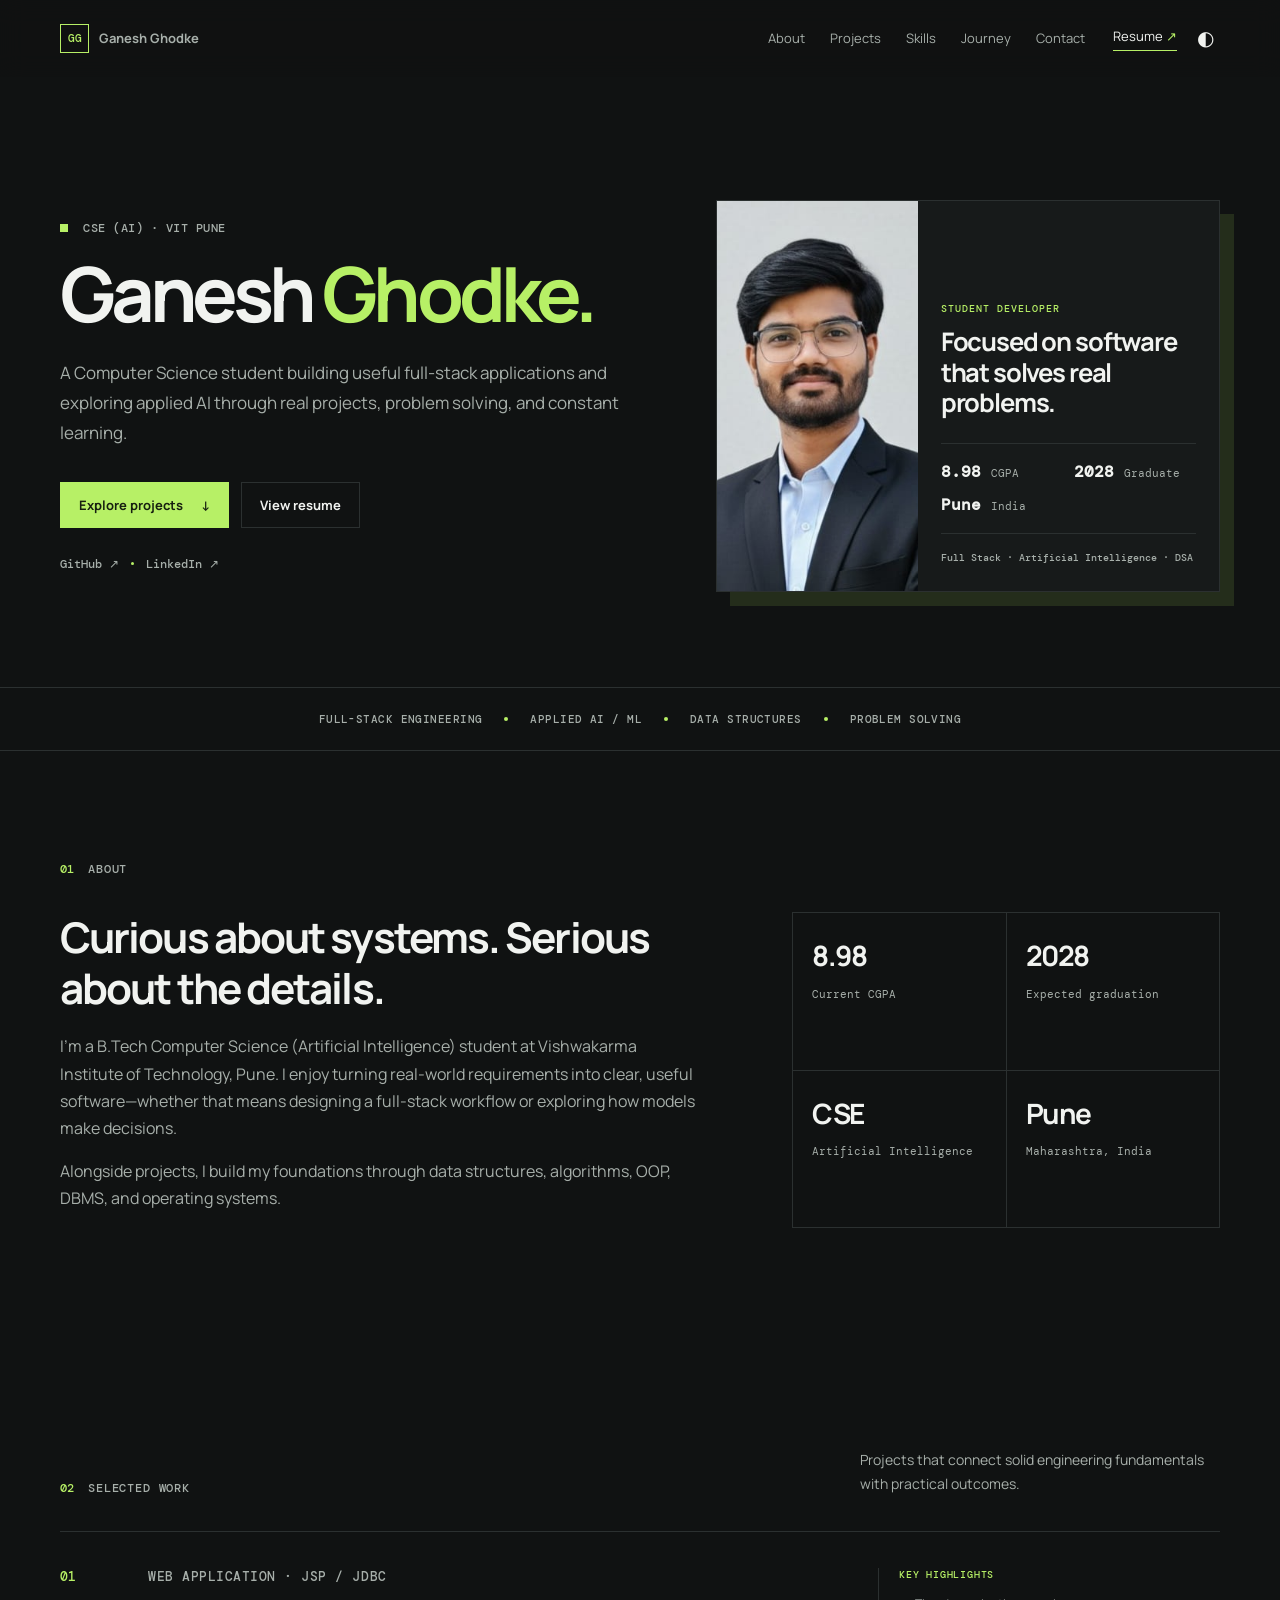
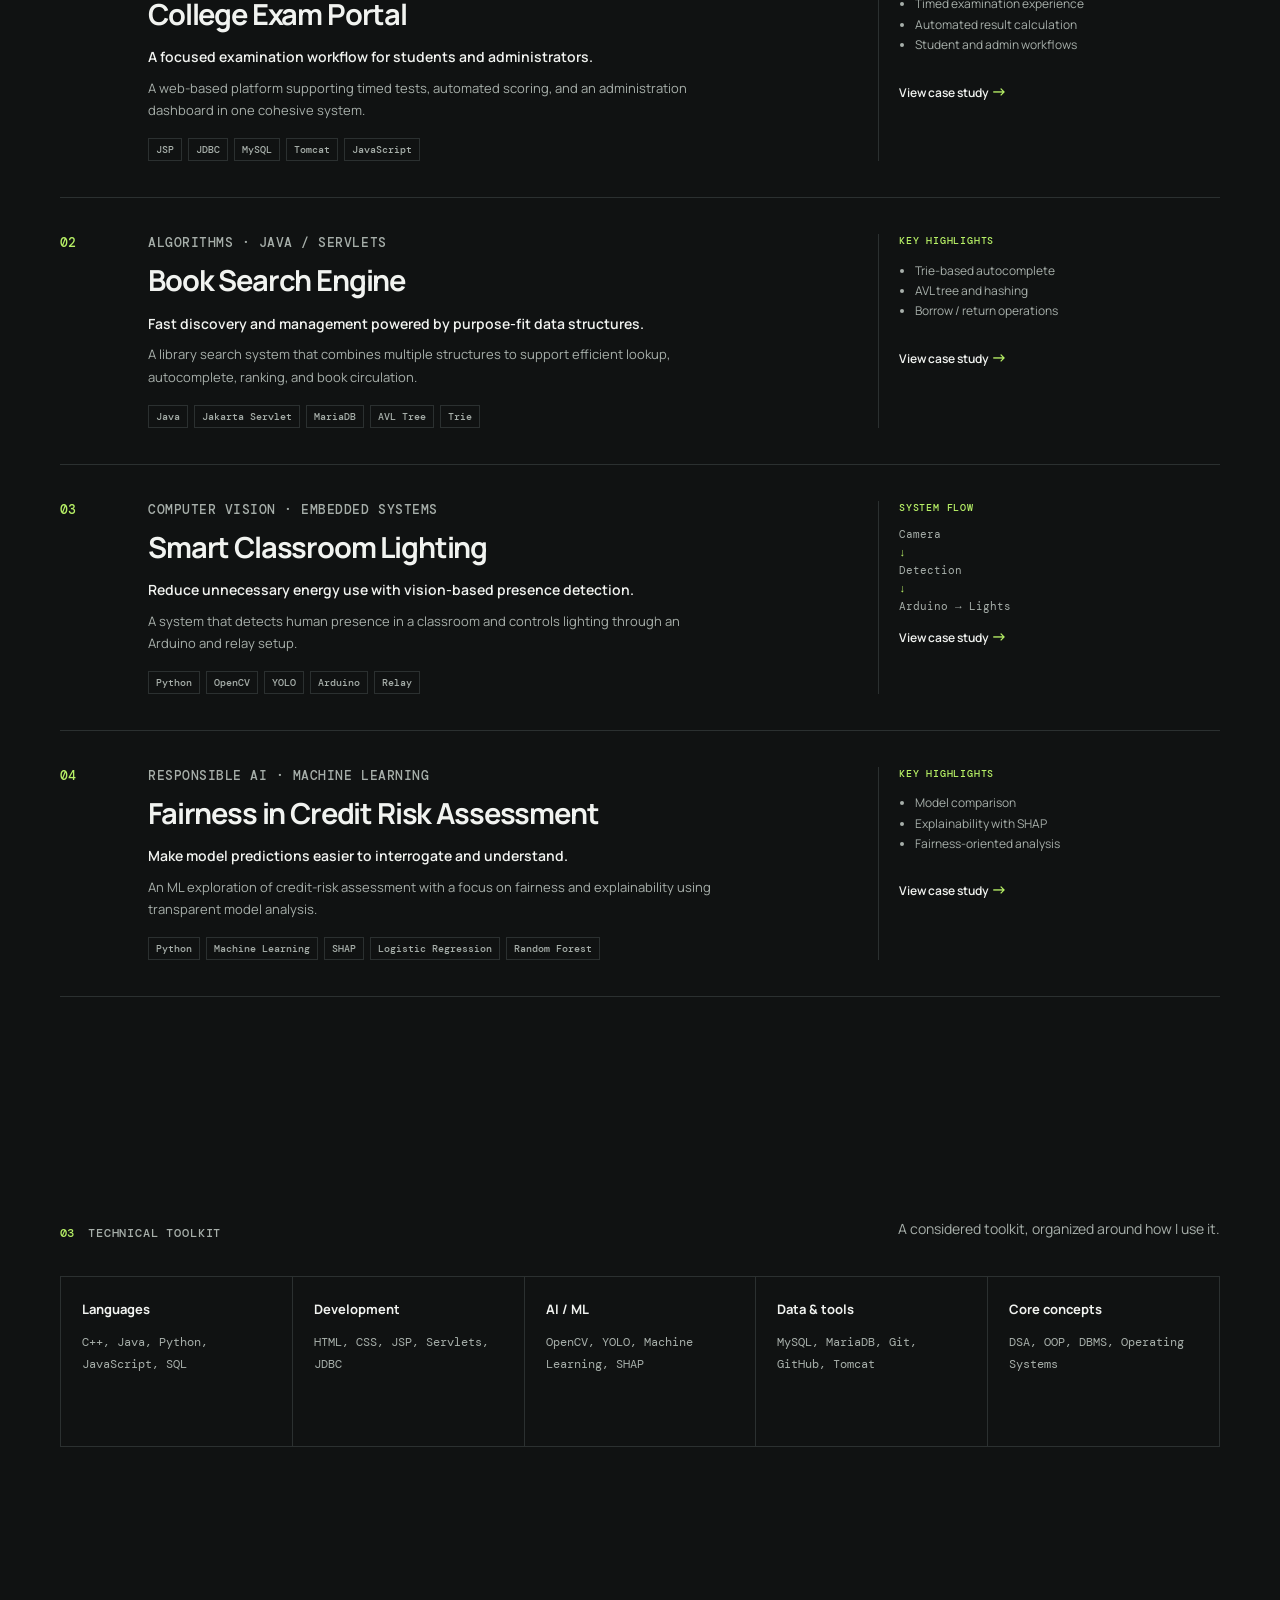
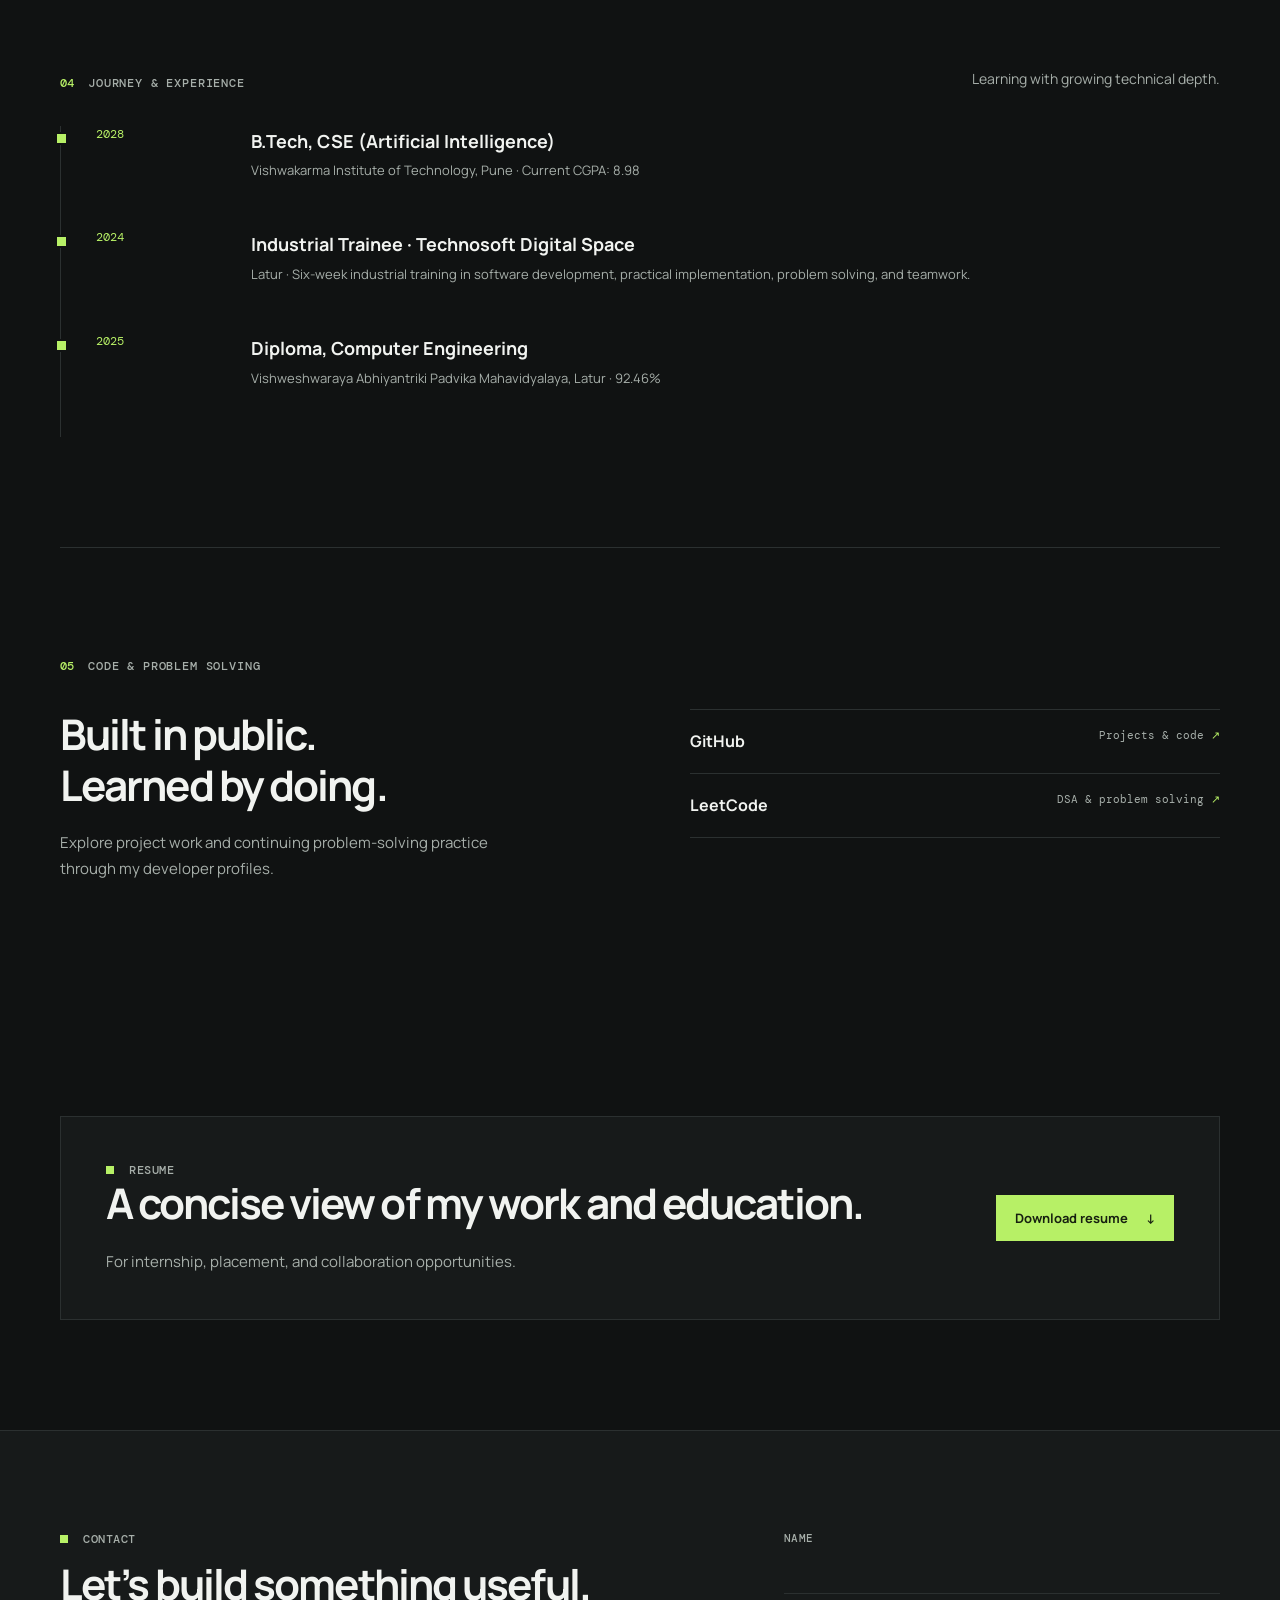
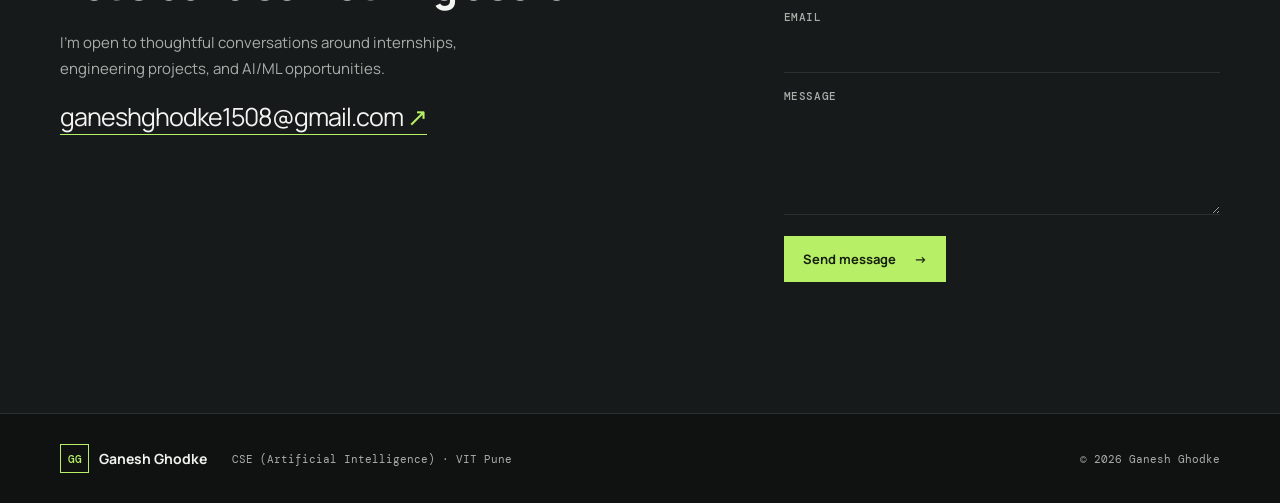
<file: portfolio/index.html>
<!doctype html>
<html lang="en">
<head>
  <meta charset="UTF-8" />
  <meta name="viewport" content="width=device-width, initial-scale=1.0" />
  <meta name="description" content="Portfolio of Ganesh Ghodke, a Computer Science and Artificial Intelligence student at VIT Pune building full-stack applications and AI-powered solutions." />
  <meta property="og:title" content="Ganesh Ghodke | CSE (AI) Student & Developer" />
  <meta property="og:description" content="Full-stack applications, AI-powered solutions, and thoughtful problem solving." />
  <meta property="og:type" content="website" />
  <meta property="og:url" content="https://ganesh-1508.github.io/portfolio/" />
  <link rel="canonical" href="https://ganesh-1508.github.io/portfolio/" />
  <title>it's Ganesh</title>
  <link rel="icon" type="image/png" href="assets/favicon.png" />
  <link rel="preconnect" href="https://fonts.googleapis.com" />
  <link rel="preconnect" href="https://fonts.gstatic.com" crossorigin />
  <link href="https://fonts.googleapis.com/css2?family=DM+Mono:wght@400;500&family=Manrope:wght@400;500;600;700;800&display=swap" rel="stylesheet" />
  <link rel="stylesheet" href="style.css" />
  <link rel="stylesheet" href="enhancements.css" />
</head>
<body>
  <a class="skip" href="#main">Skip to content</a>
  <header class="site-header" id="top">
    <nav class="nav container" aria-label="Primary navigation">
      <a class="brand" href="#top" aria-label="Ganesh Ghodke home"><span>GG</span><b>Ganesh Ghodke</b></a>
      <button class="menu-toggle" aria-label="Open navigation menu" aria-expanded="false"><i></i><i></i></button>
      <div class="nav-links">
        <a href="#about">About</a><a href="#projects">Projects</a><a href="#skills">Skills</a><a href="#journey">Journey</a><a href="#contact">Contact</a>
      </div>
      <div class="nav-actions"><a class="resume-link" href="#resume">Resume <span>↗</span></a><button class="theme-toggle" aria-label="Switch color theme">◐</button></div>
    </nav>
  </header>

  <main id="main">
    <section class="hero container">
      <div class="hero-copy reveal">
        <p class="eyebrow"><span></span> CSE (AI) · VIT Pune</p>
        <h1>Ganesh <em>Ghodke.</em></h1>
        <p class="lead">A Computer Science student building useful full-stack applications and exploring applied AI through real projects, problem solving, and constant learning.</p>
        <div class="hero-actions"><a class="button primary" href="#projects">Explore projects <span>↓</span></a><a class="button secondary" href="#resume">View resume</a></div>
        <div class="social-row"><a href="https://github.com/Ganesh-1508" target="_blank" rel="noreferrer">GitHub ↗</a><span></span><a href="https://www.linkedin.com/in/ganeshghodke01" target="_blank" rel="noreferrer">LinkedIn ↗</a></div>
      </div>
      <aside class="profile-panel reveal" aria-label="Ganesh Ghodke profile">
        <div class="photo-wrap"><img src="assets/profile.jpg" alt="Ganesh Ghodke in a formal suit" /></div>
        <div class="profile-details"><p class="profile-label">Student developer</p><h2>Focused on software that solves real problems.</h2><div class="profile-facts"><span><b>8.98</b> CGPA</span><span><b>2028</b> Graduate</span><span><b>Pune</b> India</span></div><p class="profile-focus">Full Stack · Artificial Intelligence · DSA</p></div>
      </aside>
    </section>

    <section class="intro-strip"><div class="container"><p>Full-stack engineering</p><i></i><p>Applied AI / ML</p><i></i><p>Data structures</p><i></i><p>Problem solving</p></div></section>

    <section class="section container" id="about">
      <div class="section-label reveal"><span>01</span><p>About</p></div>
      <div class="about-grid"><div class="about-copy reveal"><h2>Curious about systems. Serious about the details.</h2><p>I’m a B.Tech Computer Science (Artificial Intelligence) student at Vishwakarma Institute of Technology, Pune. I enjoy turning real-world requirements into clear, useful software—whether that means designing a full-stack workflow or exploring how models make decisions.</p><p>Alongside projects, I build my foundations through data structures, algorithms, OOP, DBMS, and operating systems.</p></div>
      <div class="stats reveal"><article><strong>8.98</strong><span>Current CGPA</span></article><article><strong>2028</strong><span>Expected graduation</span></article><article><strong>CSE</strong><span>Artificial Intelligence</span></article><article><strong>Pune</strong><span>Maharashtra, India</span></article></div></div>
    </section>

    <section class="section container" id="projects">
      <div class="section-head reveal"><div class="section-label"><span>02</span><p>Selected work</p></div><p>Projects that connect solid engineering fundamentals with practical outcomes.</p></div>
      <div class="projects">
        <article class="project reveal"><div class="project-num">01</div><div class="project-main"><p class="project-kicker">Web application · JSP / JDBC</p><h3>College Exam Portal</h3><p class="problem">A focused examination workflow for students and administrators.</p><p>A web-based platform supporting timed tests, automated scoring, and an administration dashboard in one cohesive system.</p><div class="tags"><span>JSP</span><span>JDBC</span><span>MySQL</span><span>Tomcat</span><span>JavaScript</span></div></div><div class="project-side"><h4>Key highlights</h4><ul><li>Timed examination experience</li><li>Automated result calculation</li><li>Student and admin workflows</li></ul><button class="text-button" data-project="exam">View case study <span>→</span></button></div></article>
        <article class="project reveal"><div class="project-num">02</div><div class="project-main"><p class="project-kicker">Algorithms · Java / Servlets</p><h3>Book Search Engine</h3><p class="problem">Fast discovery and management powered by purpose-fit data structures.</p><p>A library search system that combines multiple structures to support efficient lookup, autocomplete, ranking, and book circulation.</p><div class="tags"><span>Java</span><span>Jakarta Servlet</span><span>MariaDB</span><span>AVL Tree</span><span>Trie</span></div></div><div class="project-side"><h4>Key highlights</h4><ul><li>Trie-based autocomplete</li><li>AVL tree and hashing</li><li>Borrow / return operations</li></ul><button class="text-button" data-project="books">View case study <span>→</span></button></div></article>
        <article class="project reveal"><div class="project-num">03</div><div class="project-main"><p class="project-kicker">Computer vision · Embedded systems</p><h3>Smart Classroom Lighting</h3><p class="problem">Reduce unnecessary energy use with vision-based presence detection.</p><p>A system that detects human presence in a classroom and controls lighting through an Arduino and relay setup.</p><div class="tags"><span>Python</span><span>OpenCV</span><span>YOLO</span><span>Arduino</span><span>Relay</span></div></div><div class="project-side"><h4>System flow</h4><div class="flow"><span>Camera</span><b>↓</b><span>Detection</span><b>↓</b><span>Arduino → Lights</span></div><button class="text-button" data-project="lighting">View case study <span>→</span></button></div></article>
        <article class="project reveal"><div class="project-num">04</div><div class="project-main"><p class="project-kicker">Responsible AI · Machine learning</p><h3>Fairness in Credit Risk Assessment</h3><p class="problem">Make model predictions easier to interrogate and understand.</p><p>An ML exploration of credit-risk assessment with a focus on fairness and explainability using transparent model analysis.</p><div class="tags"><span>Python</span><span>Machine Learning</span><span>SHAP</span><span>Logistic Regression</span><span>Random Forest</span></div></div><div class="project-side"><h4>Key highlights</h4><ul><li>Model comparison</li><li>Explainability with SHAP</li><li>Fairness-oriented analysis</li></ul><button class="text-button" data-project="credit">View case study <span>→</span></button></div></article>
      </div>
    </section>

    <section class="section container" id="skills"><div class="section-head reveal"><div class="section-label"><span>03</span><p>Technical toolkit</p></div><p>A considered toolkit, organized around how I use it.</p></div><div class="skill-grid reveal"><article><h3>Languages</h3><p>C++, Java, Python, JavaScript, SQL</p></article><article><h3>Development</h3><p>HTML, CSS, JSP, Servlets, JDBC</p></article><article><h3>AI / ML</h3><p>OpenCV, YOLO, Machine Learning, SHAP</p></article><article><h3>Data & tools</h3><p>MySQL, MariaDB, Git, GitHub, Tomcat</p></article><article><h3>Core concepts</h3><p>DSA, OOP, DBMS, Operating Systems</p></article></div></section>

    <section class="section container" id="journey"><div class="section-head reveal"><div class="section-label"><span>04</span><p>Journey & experience</p></div><p>Learning with growing technical depth.</p></div><div class="timeline reveal"><article><span>2028</span><div><h3>B.Tech, CSE (Artificial Intelligence)</h3><p>Vishwakarma Institute of Technology, Pune · Current CGPA: 8.98</p></div></article><article><span>2024</span><div><h3>Industrial Trainee · Technosoft Digital Space</h3><p>Latur · Six-week industrial training in software development, practical implementation, problem solving, and teamwork.</p></div></article><article><span>2025</span><div><h3>Diploma, Computer Engineering</h3><p>Vishweshwaraya Abhiyantriki Padvika Mahavidyalaya, Latur · 92.46%</p></div></article></div></section>

    <section class="section container code-section" id="code"><div class="section-label reveal"><span>05</span><p>Code & problem solving</p></div><div class="code-grid reveal"><div><h2>Built in public.<br>Learned by doing.</h2><p>Explore project work and continuing problem-solving practice through my developer profiles.</p></div><div class="profile-links"><a href="https://github.com/Ganesh-1508" target="_blank" rel="noreferrer"><b>GitHub</b><span>Projects & code <i>↗</i></span></a><a href="https://leetcode.com/u/Ganesh_0124" target="_blank" rel="noreferrer"><b>LeetCode</b><span>DSA & problem solving <i>↗</i></span></a></div></div></section>

    <section class="section container" id="resume"><div class="resume-card reveal"><div><p class="eyebrow"><span></span> Resume</p><h2>A concise view of my work and education.</h2><p>For internship, placement, and collaboration opportunities.</p></div><a class="button primary" href="assets/resume/Ganesh_Ghodke_Resume.pdf" download>Download resume <span>↓</span></a></div></section>

    <section class="contact-section" id="contact"><div class="container contact-grid"><div class="reveal"><p class="eyebrow"><span></span> Contact</p><h2>Let’s build something useful.</h2><p>I’m open to thoughtful conversations around internships, engineering projects, and AI/ML opportunities.</p><a class="email" href="mailto:ganeshghodke1508@gmail.com">ganeshghodke1508@gmail.com <span>↗</span></a></div><form class="contact-form reveal" action="mailto:ganeshghodke1508@gmail.com" method="post" enctype="text/plain"><label>Name<input name="name" required autocomplete="name" /></label><label>Email<input type="email" name="email" required autocomplete="email" /></label><label>Message<textarea name="message" required rows="4"></textarea></label><button class="button primary" type="submit">Send message <span>→</span></button><p class="form-status" role="status"></p></form></div></section>
  </main>
  <footer><div class="container"><a class="brand" href="#top"><span>GG</span><b>Ganesh Ghodke</b></a><p>CSE (Artificial Intelligence) · VIT Pune</p><p>© 2026 Ganesh Ghodke</p></div></footer>
  <dialog class="case-study"><button class="close" aria-label="Close case study">×</button><div class="modal-content"></div></dialog>
  <script src="script.js"></script>
</body>
</html>
</file>
<file: portfolio/style.css>
:root{--bg:#101212;--surface:#171a1a;--line:#2b3030;--text:#f1f3f0;--muted:#a7afaa;--accent:#b7f066;--ink:#111510;--mono:"DM Mono",monospace;--sans:Manrope,Arial,sans-serif}*{box-sizing:border-box}html{scroll-behavior:smooth}body{margin:0;background:var(--bg);color:var(--text);font:15px/1.7 var(--sans)}body.light{--bg:#f5f6f2;--surface:#fff;--line:#dce1dc;--text:#17201a;--muted:#637068;--accent:#6e9e26;--ink:#fff}.container{width:min(1160px,calc(100% - 48px));margin:auto}.skip{position:absolute;left:-10000px}.skip:focus{left:1rem;top:1rem;z-index:10;background:var(--accent);color:#111;padding:.5rem}.site-header{position:sticky;top:0;z-index:5;background:color-mix(in srgb,var(--bg) 88%,transparent);backdrop-filter:blur(12px);border-bottom:1px solid transparent}.site-header.scrolled{border-color:var(--line)}.nav{height:76px;display:flex;align-items:center;gap:28px}.brand{color:var(--text);text-decoration:none;display:flex;align-items:center;gap:10px;font-size:14px}.brand span{display:grid;place-items:center;width:29px;height:29px;border:1px solid var(--accent);color:var(--accent);font:500 11px var(--mono)}.nav-links{display:flex;gap:25px;margin-left:auto}.nav a{color:var(--muted);text-decoration:none;font-size:13px}.nav a:hover,.nav a:focus{color:var(--text)}.nav-actions{display:flex;gap:14px;align-items:center}.resume-link{color:var(--text)!important;border-bottom:1px solid var(--accent);padding-bottom:2px}.resume-link span{color:var(--accent)}.theme-toggle,.menu-toggle{border:0;background:none;color:var(--text);cursor:pointer;font-size:20px}.menu-toggle{display:none}.hero{min-height:610px;display:grid;grid-template-columns:1.2fr .8fr;align-items:center;gap:80px;padding-block:100px 72px}.eyebrow,.project-kicker{font:500 12px var(--mono);letter-spacing:.04em;color:var(--muted);text-transform:uppercase}.eyebrow span{display:inline-block;width:8px;height:8px;background:var(--accent);margin-right:8px}h1,h2,h3,h4,p{margin-top:0}h1{font-size:clamp(43px,6vw,76px);line-height:1.08;letter-spacing:-.065em;max-width:750px;margin:16px 0 24px}h1 em{font-style:normal;color:var(--accent)}.lead{font-size:17px;line-height:1.75;color:var(--muted);max-width:590px}.hero-actions{display:flex;gap:12px;margin-top:34px}.button{border:1px solid var(--line);text-decoration:none;color:var(--text);font:700 13px var(--sans);display:inline-flex;align-items:center;gap:18px;padding:13px 18px;cursor:pointer}.button.primary{background:var(--accent);border-color:var(--accent);color:#172010}.button.primary:hover{filter:brightness(1.08);transform:translateY(-2px)}.button.secondary:hover{border-color:var(--accent)}.social-row{display:flex;gap:12px;align-items:center;margin-top:28px}.social-row a{color:var(--muted);font:500 12px var(--mono);text-decoration:none}.social-row span{height:3px;width:3px;border-radius:50%;background:var(--accent)}.terminal{border:1px solid var(--line);background:var(--surface);box-shadow:12px 12px 0 color-mix(in srgb,var(--accent) 14%,transparent)}.terminal-bar{display:flex;gap:6px;align-items:center;border-bottom:1px solid var(--line);height:42px;padding:0 15px}.terminal-bar span{width:7px;height:7px;border-radius:50%;background:#6d746e}.terminal-bar span:first-child{background:var(--accent)}.terminal-bar b{font:400 11px var(--mono);color:var(--muted);margin-left:7px}pre{margin:0;padding:25px;font:13px/1.85 var(--mono);overflow:auto}.dim{color:#78817b}.accent{color:var(--accent)}.key{color:#90b9f7}.cursor{display:inline-block;width:8px;height:16px;vertical-align:middle;background:var(--accent);animation:blink 1s steps(1) infinite}@keyframes blink{50%{opacity:0}}.intro-strip{border-block:1px solid var(--line)}.intro-strip .container{height:62px;display:flex;align-items:center;gap:22px;justify-content:center}.intro-strip p{font:500 11px var(--mono);text-transform:uppercase;letter-spacing:.04em;color:var(--muted);margin:0}.intro-strip i{background:var(--accent);width:4px;height:4px;border-radius:50%}.section{padding-block:110px}.section-label{display:flex;gap:14px;align-items:center}.section-label span{font:500 12px var(--mono);color:var(--accent)}.section-label p{font:500 12px var(--mono);text-transform:uppercase;letter-spacing:.07em;margin:0;color:var(--muted)}.about-grid{display:grid;grid-template-columns:1.2fr .8fr;gap:90px;margin-top:35px}.about-copy h2,.code-grid h2,.resume-card h2,.contact-grid h2{font-size:clamp(28px,3.3vw,44px);line-height:1.2;letter-spacing:-.045em;margin-bottom:20px}.about-copy p{font-size:16px;color:var(--muted);max-width:650px}.stats{display:grid;grid-template-columns:1fr 1fr;border-left:1px solid var(--line);border-top:1px solid var(--line)}.stats article{padding:19px;border-right:1px solid var(--line);border-bottom:1px solid var(--line)}.stats strong{display:block;font-size:28px;letter-spacing:-.05em}.stats span{font-size:11px;color:var(--muted);font-family:var(--mono)}.section-head{display:flex;justify-content:space-between;align-items:end;margin-bottom:35px}.section-head>p{color:var(--muted);max-width:360px;margin:0;font-size:14px}.projects{border-top:1px solid var(--line)}.project{display:grid;grid-template-columns:68px 1.35fr .65fr;gap:20px;padding:36px 0;border-bottom:1px solid var(--line);transition:.25s}.project:hover{padding-inline:12px;background:color-mix(in srgb,var(--surface) 75%,transparent);box-shadow:0 0 0 1px var(--accent)}.project-num{color:var(--accent);font:500 13px var(--mono)}.project h3{font-size:29px;letter-spacing:-.04em;margin:5px 0 6px}.project p{color:var(--muted);font-size:13px;max-width:570px}.project .problem{color:var(--text);font-weight:600;font-size:14px;margin-bottom:8px}.project-kicker{font-size:10px;margin:0}.tags{display:flex;flex-wrap:wrap;gap:6px;margin-top:17px}.tags span{font:500 10px var(--mono);padding:4px 7px;border:1px solid var(--line);color:var(--muted)}.project-side{border-left:1px solid var(--line);padding-left:20px}.project-side h4{font:500 10px var(--mono);color:var(--accent);text-transform:uppercase;letter-spacing:.08em}.project-side ul{padding-left:16px;color:var(--muted);font-size:12px}.text-button{margin-top:12px;border:0;padding:0;background:none;color:var(--text);font:600 12px var(--sans);cursor:pointer}.text-button span{color:var(--accent);font-size:16px}.flow{font:11px var(--mono);color:var(--muted);display:flex;flex-direction:column;gap:4px}.flow b{color:var(--accent)}.skill-grid{display:grid;grid-template-columns:repeat(5,1fr);border-top:1px solid var(--line);border-left:1px solid var(--line)}.skill-grid article{min-height:170px;border-right:1px solid var(--line);border-bottom:1px solid var(--line);padding:21px}.skill-grid h3{font-size:13px;margin-bottom:12px}.skill-grid p{font:12px/1.8 var(--mono);color:var(--muted)}.timeline{margin-top:10px;border-left:1px solid var(--line)}.timeline article{display:grid;grid-template-columns:120px 1fr;gap:35px;padding:0 0 35px 35px;position:relative}.timeline article:before{content:"";position:absolute;width:9px;height:9px;border:2px solid var(--bg);background:var(--accent);left:-6px;top:6px}.timeline span{font:12px var(--mono);color:var(--accent)}.timeline h3{font-size:18px;margin-bottom:3px}.timeline p{font-size:13px;color:var(--muted)}.code-section{border-top:1px solid var(--line)}.code-grid{display:grid;grid-template-columns:1fr 1fr;gap:100px;margin-top:35px}.code-grid>div>p{color:var(--muted);max-width:450px}.profile-links{border-top:1px solid var(--line)}.profile-links a{border-bottom:1px solid var(--line);display:flex;justify-content:space-between;padding:18px 0;color:var(--text);text-decoration:none}.profile-links b{font-size:16px}.profile-links span{font:11px var(--mono);color:var(--muted)}.profile-links i{font-style:normal;color:var(--accent)}.resume-card{border:1px solid var(--line);background:var(--surface);padding:45px;display:flex;justify-content:space-between;align-items:center;gap:30px}.resume-card p{color:var(--muted);margin-bottom:0}.disabled{opacity:.72}.contact-section{background:var(--surface);border-top:1px solid var(--line);padding:100px 0}.contact-grid{display:grid;grid-template-columns:1fr .7fr;gap:100px}.contact-grid>div>p{color:var(--muted);max-width:460px}.email{font-size:clamp(18px,2vw,25px);letter-spacing:-.04em;color:var(--text);text-decoration:none;border-bottom:1px solid var(--accent)}.email span{color:var(--accent)}.contact-form{display:grid;gap:16px}.contact-form label{font:500 11px var(--mono);color:var(--muted);text-transform:uppercase;letter-spacing:.06em}.contact-form input,.contact-form textarea{display:block;width:100%;margin-top:7px;padding:10px 0;border:0;border-bottom:1px solid var(--line);background:transparent;color:var(--text);font:15px var(--sans);outline:none}.contact-form input:focus,.contact-form textarea:focus{border-color:var(--accent)}.contact-form .button{justify-self:start;margin-top:5px}footer{border-top:1px solid var(--line);padding:30px 0}footer .container{display:flex;align-items:center;gap:25px}footer p{font:11px var(--mono);color:var(--muted);margin:0}footer p:last-child{margin-left:auto}.case-study{width:min(700px,calc(100% - 32px));background:var(--surface);color:var(--text);border:1px solid var(--line);padding:38px}.case-study::backdrop{background:rgba(0,0,0,.72);backdrop-filter:blur(4px)}.close{float:right;background:none;border:0;color:var(--text);font-size:28px;cursor:pointer}.modal-content{max-width:600px}.modal-content .eyebrow{color:var(--accent)}.modal-content h2{font-size:34px;letter-spacing:-.05em;line-height:1.15}.modal-content h3{font-size:14px;margin-top:24px}.modal-content p,.modal-content li{font-size:14px;color:var(--muted)}.modal-content a{color:var(--accent)}.reveal{animation:up .6s both}@keyframes up{from{opacity:0;transform:translateY(12px)}to{opacity:1;transform:none}}@media(max-width:800px){.container{width:min(100% - 32px,1160px)}.nav{height:65px}.menu-toggle{display:block;margin-left:auto;width:25px;padding:3px}.menu-toggle i{display:block;width:20px;height:1px;background:currentColor;margin:5px}.nav-links,.nav-actions{display:none}.nav-links.open{display:flex;position:absolute;left:0;right:0;top:65px;flex-direction:column;gap:0;padding:12px 16px;background:var(--surface);border-bottom:1px solid var(--line)}.nav-links.open a{padding:10px 0}.hero{grid-template-columns:1fr;gap:45px;padding-block:70px 55px;min-height:auto}h1{font-size:clamp(40px,12vw,60px)}.terminal{max-width:520px}.intro-strip .container{overflow:hidden;justify-content:flex-start;white-space:nowrap}.intro-strip i:nth-of-type(n+3),.intro-strip p:nth-of-type(n+4){display:none}.section{padding-block:75px}.about-grid,.code-grid,.contact-grid{grid-template-columns:1fr;gap:38px}.section-head{align-items:start;flex-direction:column;gap:18px}.project{grid-template-columns:45px 1fr;gap:13px;padding-block:28px}.project-side{grid-column:2;border-left:0;padding-left:0}.skill-grid{grid-template-columns:1fr 1fr}.resume-card{padding:28px;align-items:start;flex-direction:column}.contact-section{padding:75px 0}footer .container{flex-wrap:wrap;gap:12px}footer p:last-child{margin-left:0;width:100%}}@media(max-width:420px){.hero-actions{flex-direction:column;align-items:start}.stats{grid-template-columns:1fr}.skill-grid{grid-template-columns:1fr}.timeline article{grid-template-columns:1fr;gap:5px;padding-left:24px}.project h3{font-size:25px}.case-study{padding:25px}}
</file>
<file: portfolio/enhancements.css>
/* A focused profile treatment: image-led, readable, and calm. */
.hero{grid-template-columns:1.08fr .92fr;gap:64px}
.profile-panel{position:relative;display:grid;grid-template-columns:minmax(180px,.8fr) 1.2fr;align-items:end;background:var(--surface);border:1px solid var(--line);box-shadow:14px 14px 0 color-mix(in srgb,var(--accent) 12%,transparent)}
.photo-wrap{align-self:stretch;min-height:390px;overflow:hidden;background:#d5d9d5}
.photo-wrap img{width:100%;height:100%;display:block;object-fit:cover;object-position:center top;filter:saturate(.92)}
.profile-details{padding:25px 23px}.profile-label{font:500 10px var(--mono);letter-spacing:.1em;text-transform:uppercase;color:var(--accent);margin-bottom:12px}.profile-details h2{font-size:clamp(20px,2vw,29px);line-height:1.2;letter-spacing:-.045em;margin-bottom:24px}.profile-facts{display:grid;grid-template-columns:1fr 1fr;gap:12px;border-top:1px solid var(--line);padding-top:17px}.profile-facts span{font:11px var(--mono);color:var(--muted)}.profile-facts span:last-child{grid-column:1/-1}.profile-facts b{color:var(--text);font-size:16px;margin-right:3px}.profile-focus{font:500 10px var(--mono);line-height:1.7;color:var(--muted);margin:18px 0 0;padding-top:15px;border-top:1px solid var(--line)}
@media(max-width:800px){.hero{grid-template-columns:1fr;gap:38px}.profile-panel{max-width:560px;grid-template-columns:42% 58%}.photo-wrap{min-height:330px}.profile-details{padding:23px 18px}.profile-details h2{font-size:22px}}
@media(max-width:420px){.profile-panel{grid-template-columns:1fr}.photo-wrap{min-height:300px;height:300px}.photo-wrap img{object-position:center 17%}.profile-details{padding:22px}.profile-facts{grid-template-columns:1fr 1fr 1fr}.profile-facts span:last-child{grid-column:auto}.profile-facts b{display:block}}
</file>
